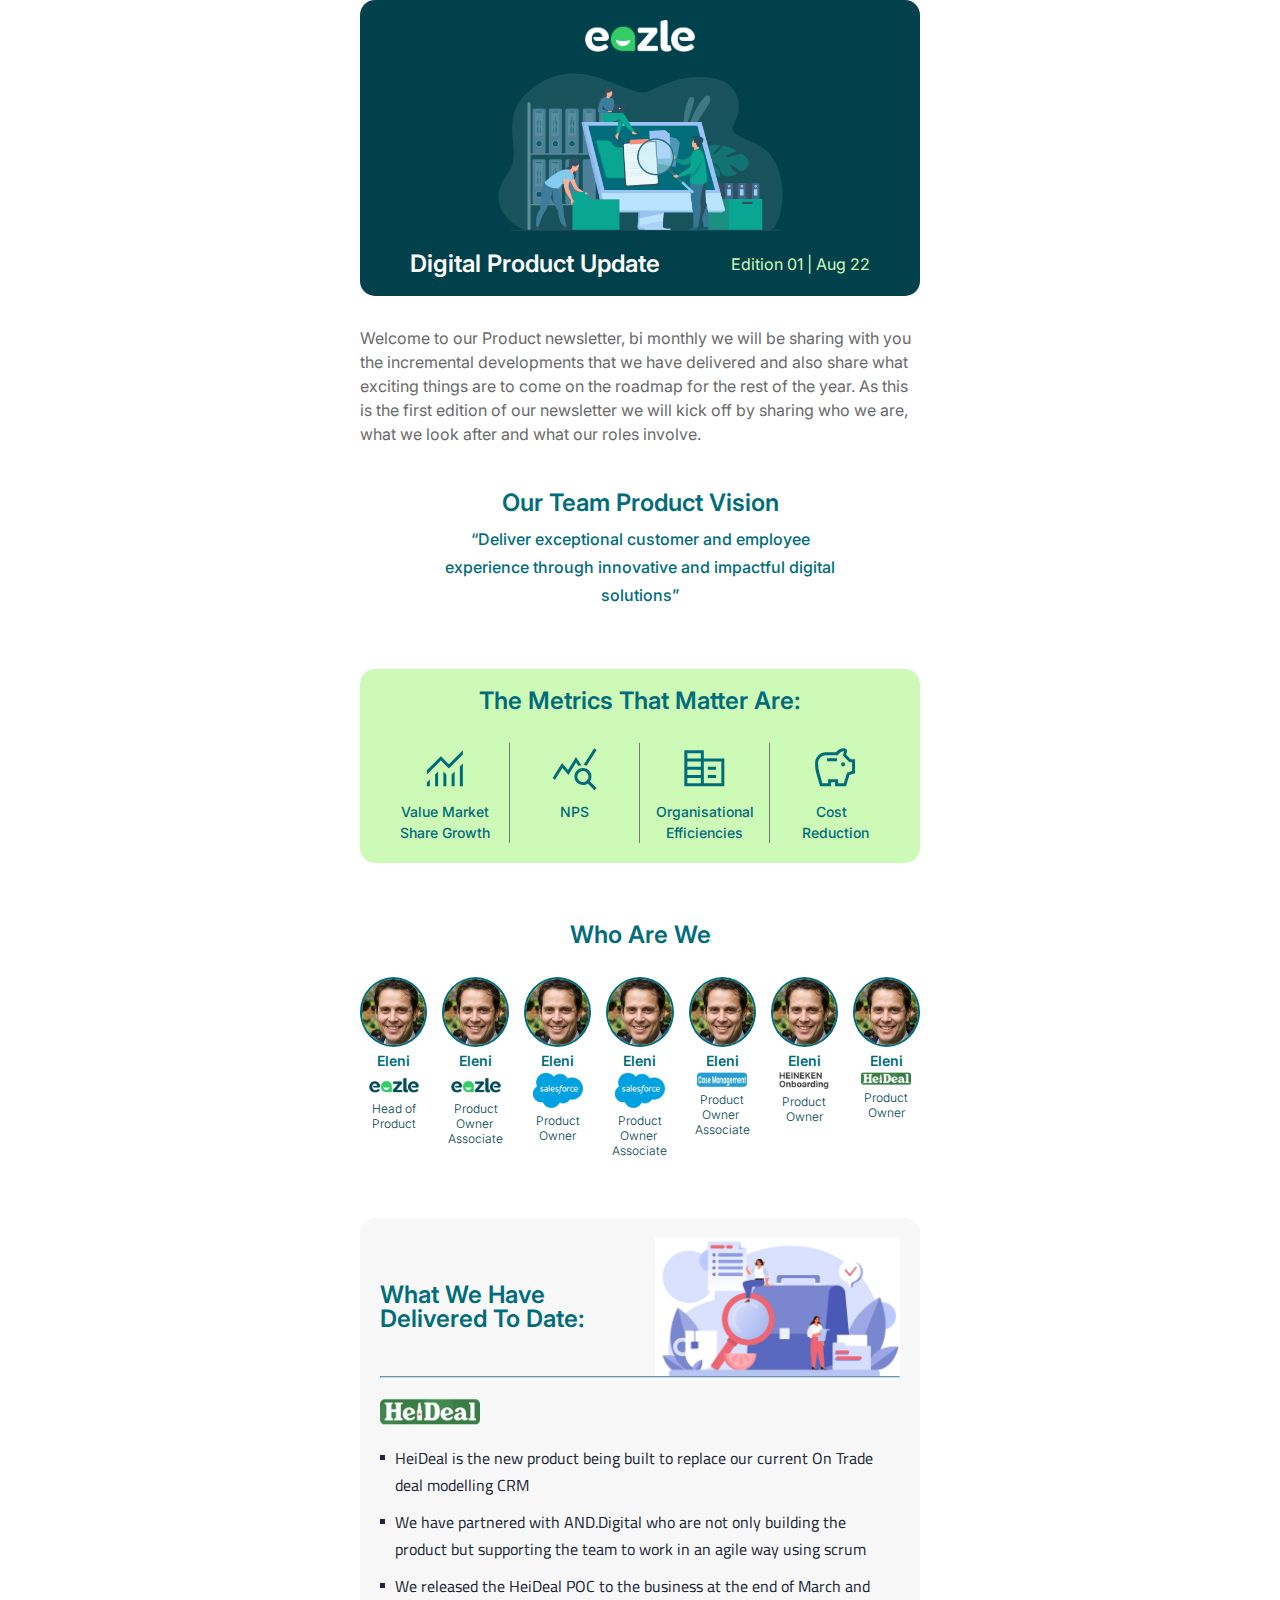
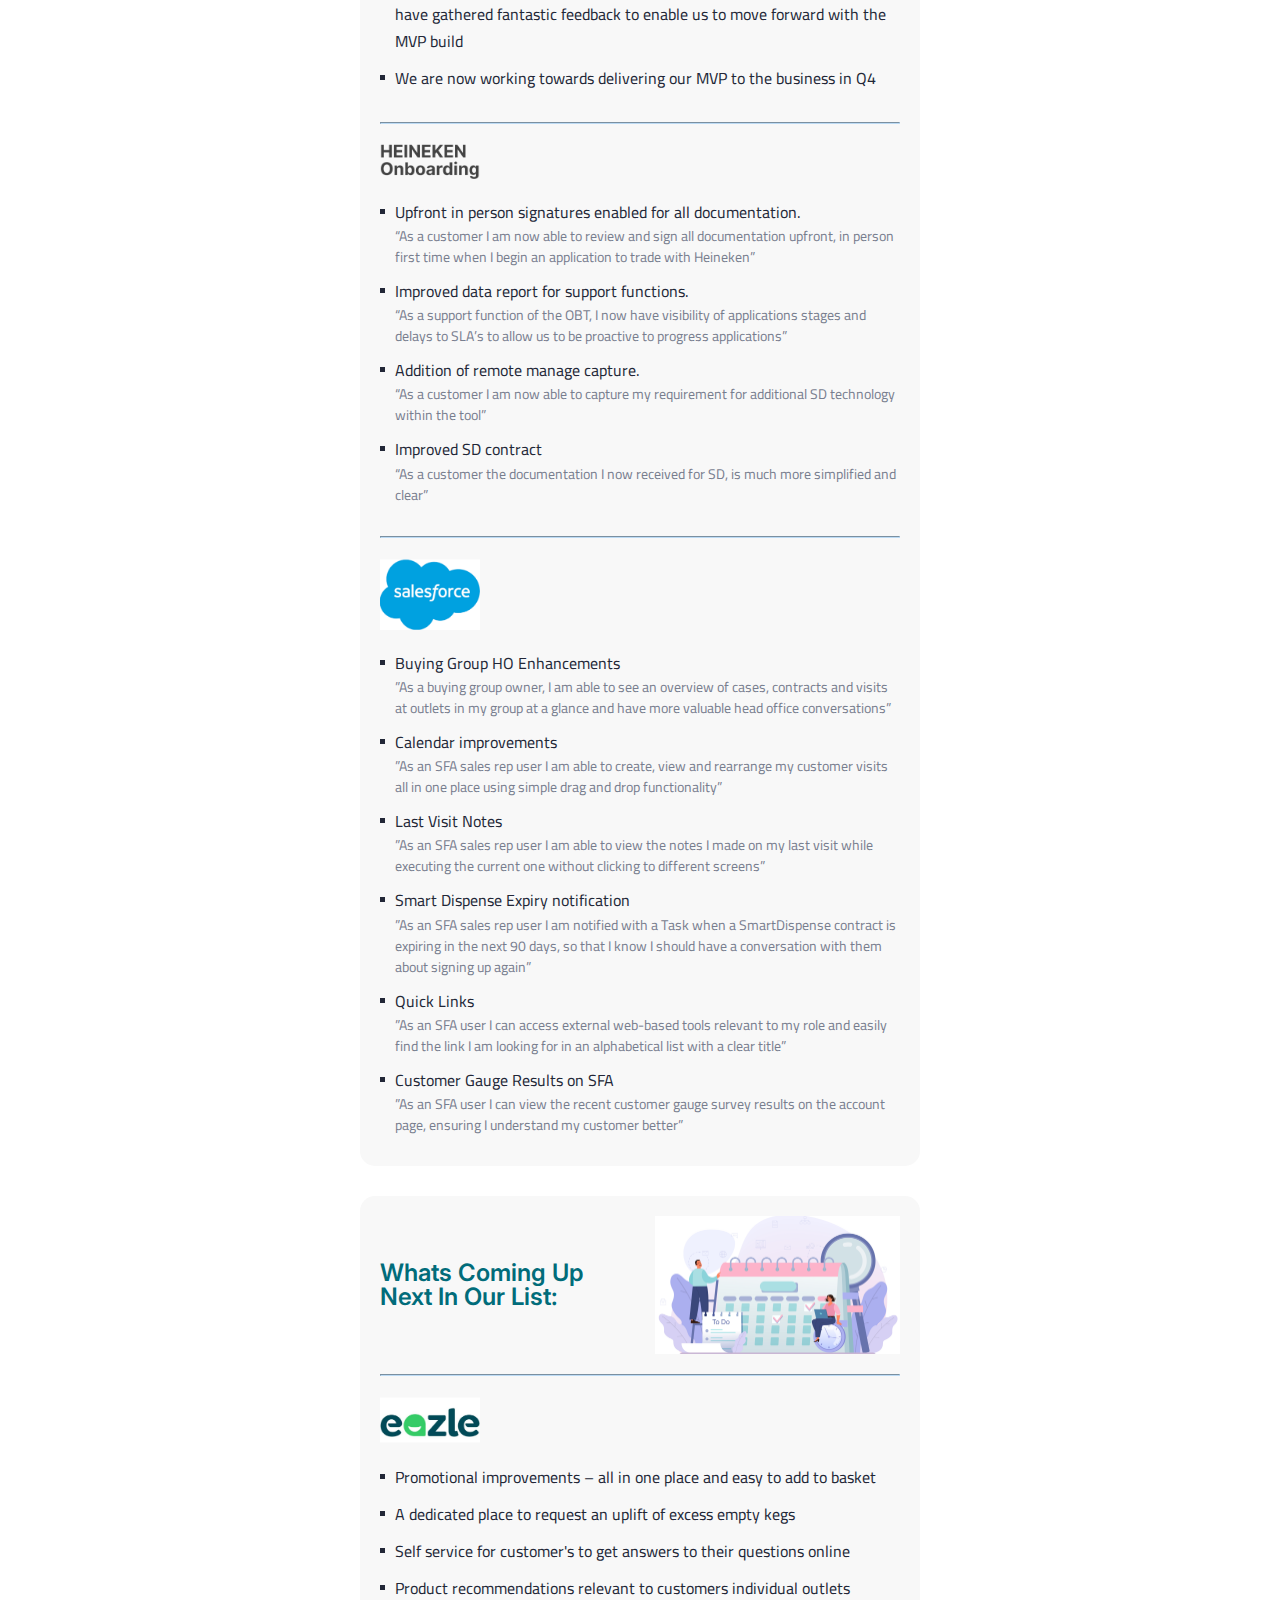
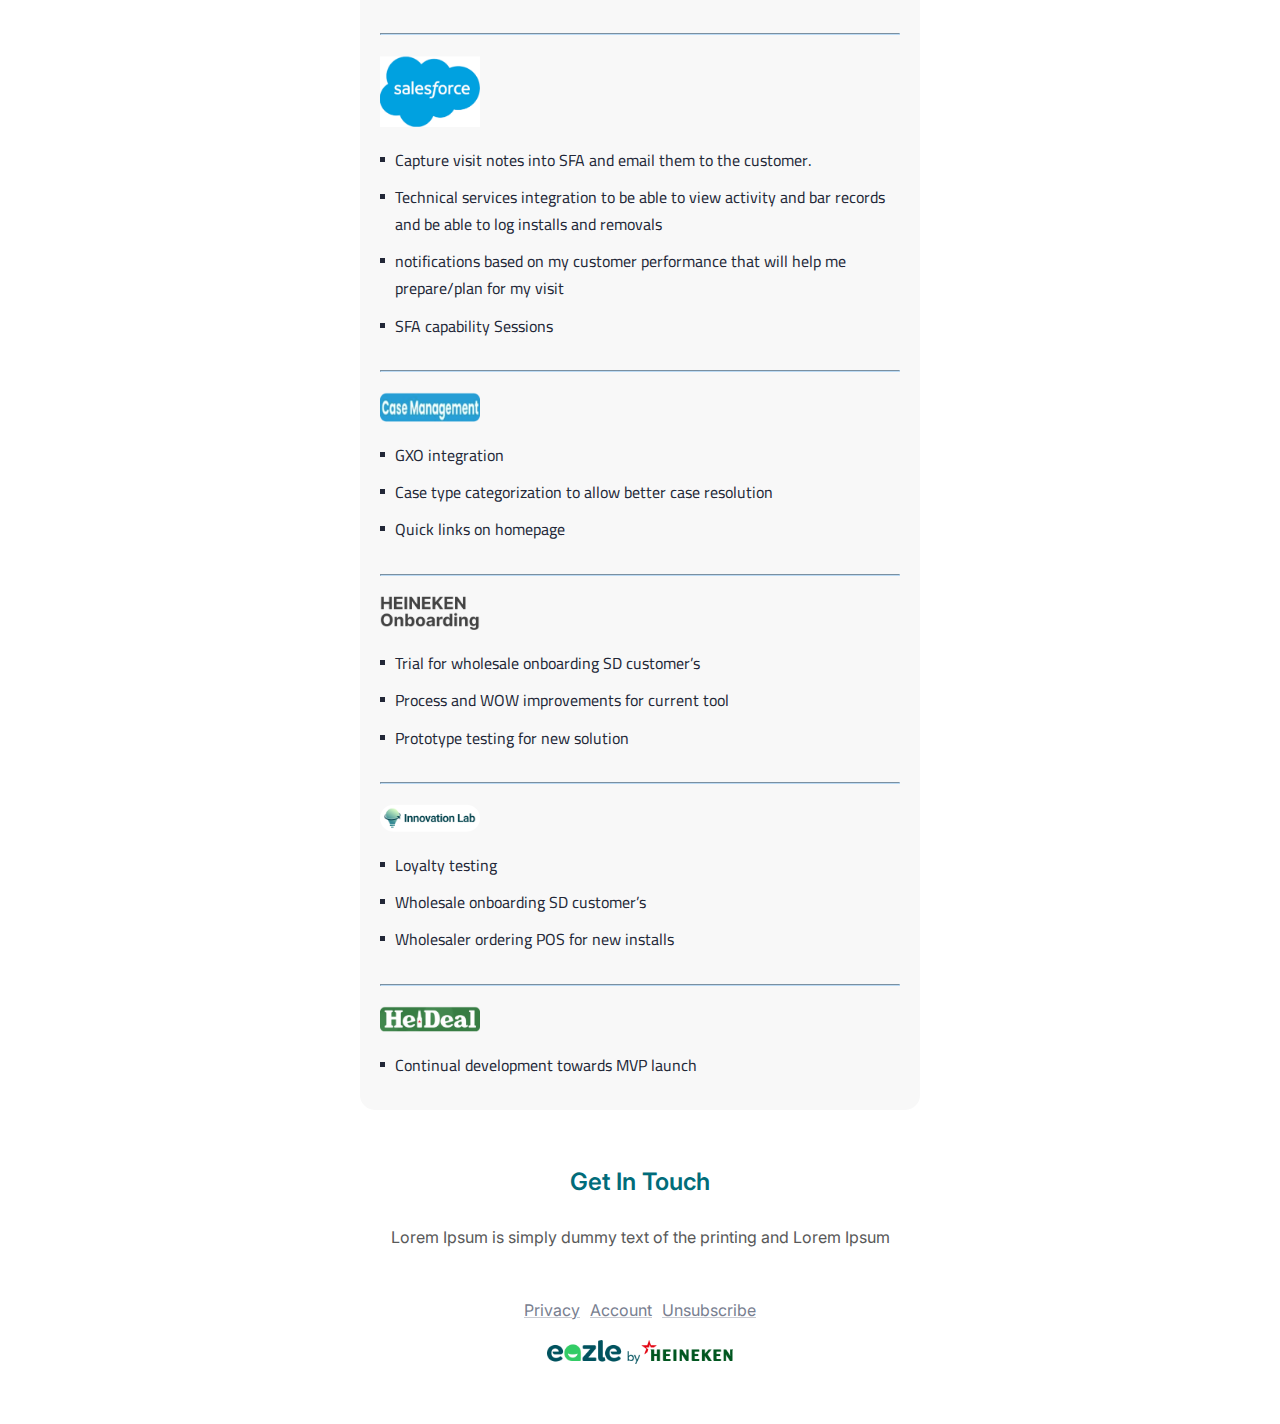
<file: index.html>
<!DOCTYPE html>
<html lang="en">
    <head>
        <meta charset="UTF-8" />
        <meta http-equiv="X-UA-Compatible" content="IE=edge" />
        <meta name="viewport" content="width=device-width, initial-scale=1.0" />
        <title>Sample</title>
        <link rel="icon" href="/src/assets/images/icons/favicon.png" />
        <!-- STYLESHEETS -->
        <link rel="stylesheet" href="/styles/index.css" />
        <!-- SCRIPTS -->
    </head>
    <body class="home-page">
        <header class="hero">
            <div class="container">
                <div class="hero-inner">
                    <img class="logo" src="/assets/images/logo.png" alt="logo" />
                    <div class="hero-background">
                        <div class="responsive-image">
                            <img src="/assets/images/background.png" alt="" />
                        </div>
                    </div>

                    <div class="wrapper">
                        <h2 class="display-2 hero-title">Digital Product Update</h2>
                        <div class="text text-success">Edition 01 | Aug 22</div>
                    </div>
                </div>

                <p class="hero-description text-1">
                    Welcome to our Product newsletter, bi monthly we will be sharing with you the incremental
                    developments that we have delivered and also share what exciting things are to come on the roadmap
                    for the rest of the year. As this is the first edition of our newsletter we will kick off by sharing
                    who we are, what we look after and what our roles involve.
                </p>
            </div>
        </header>

        <main>
            <section class="product">
                <div class="container">
                    <h2 class="display-2 product-title text-primary">Our team Product Vision</h2>
                    <div class="product-description text-description text-primary">
                        “Deliver exceptional customer and employee experience through innovative and impactful digital
                        solutions”
                    </div>

                    <div class="product-banner">
                        <h2 class="display-2 text-primary banner-title">The metrics that matter are:</h2>
                        <div class="card-group product-card-group">
                            <div class="card product-card">
                                <div class="card-icon">
                                    <svg
                                        width="49"
                                        height="49"
                                        viewBox="0 0 49 49"
                                        fill="none"
                                        xmlns="http://www.w3.org/2000/svg"
                                    >
                                        <path
                                            d="M6.86667 42.7466V38.9466L9.86667 35.9466V42.7466H6.86667ZM15.1167 42.7466V30.9466L18.1167 27.9466V42.7466H15.1167ZM23.3667 42.7466V27.9466L26.3667 30.9966V42.7466H23.3667ZM31.6167 42.7466V30.9966L34.6167 27.9966V42.7466H31.6167ZM39.8667 42.7466V22.9466L42.8667 19.9466V42.7466H39.8667ZM6.86667 30.9466V26.6966L20.8667 12.7966L28.8667 20.7966L42.8667 6.74658V10.9966L28.8667 25.0466L20.8667 17.0466L6.86667 30.9466Z"
                                            fill="#016C7A"
                                        />
                                    </svg>
                                </div>
                                <h4 class="card-title display-4 text-primary">Value Market Share Growth</h4>
                            </div>
                            <div class="card product-card">
                                <div class="card-icon">
                                    <svg
                                        width="49"
                                        height="49"
                                        viewBox="0 0 49 49"
                                        fill="none"
                                        xmlns="http://www.w3.org/2000/svg"
                                    >
                                        <path
                                            d="M5.05001 36.2966L2.60001 34.4966L12 19.4966L17.9786 26.4966L25.95 13.5966L31.4 21.6966C30.8667 21.7632 30.35 21.8716 29.85 22.0216C29.35 22.1716 28.85 22.3466 28.35 22.5466L26.1 19.0966L18.4722 31.5466L12.4 24.4966L5.05001 36.2966ZM44.45 46.7466L37.75 40.0466C37.05 40.5466 36.2917 40.9299 35.475 41.1966C34.6583 41.4632 33.8167 41.5966 32.95 41.5966C30.5889 41.5966 28.582 40.7696 26.9292 39.1157C25.2764 37.4618 24.45 35.4534 24.45 33.0907C24.45 30.7279 25.277 28.7216 26.9309 27.0716C28.5848 25.4216 30.5931 24.5966 32.9559 24.5966C35.3186 24.5966 37.325 25.423 38.975 27.0757C40.625 28.7285 41.45 30.7355 41.45 33.0966C41.45 33.9632 41.3083 34.8049 41.025 35.6216C40.7417 36.4382 40.3667 37.2207 39.9 37.969L46.6 44.5966L44.45 46.7466ZM32.943 38.5966C34.481 38.5966 35.7833 38.0656 36.85 37.0036C37.9167 35.9417 38.45 34.6417 38.45 33.1036C38.45 31.5656 37.919 30.2632 36.8571 29.1966C35.7951 28.1299 34.4951 27.5966 32.9571 27.5966C31.419 27.5966 30.1167 28.1276 29.05 29.1895C27.9833 30.2515 27.45 31.5515 27.45 33.0895C27.45 34.6276 27.981 35.9299 29.043 36.9966C30.1049 38.0632 31.4049 38.5966 32.943 38.5966ZM36.65 22.1966C36.15 21.9966 35.6333 21.8632 35.1 21.7966C34.5667 21.7299 34.0167 21.6632 33.45 21.5966L44.15 4.74658L46.6 6.54658L36.65 22.1966Z"
                                            fill="#016C7A"
                                        />
                                    </svg>
                                </div>
                                <h4 class="card-title display-4 text-primary">NPS</h4>
                            </div>
                            <div class="card product-card">
                                <div class="card-icon">
                                    <svg
                                        width="49"
                                        height="49"
                                        viewBox="0 0 49 49"
                                        fill="none"
                                        xmlns="http://www.w3.org/2000/svg"
                                    >
                                        <path
                                            d="M4.33334 42.7466V6.74658H23.8333V14.9966H44.3333V42.7466H4.33334ZM7.33334 39.7466H20.8333V34.4966H7.33334V39.7466ZM7.33334 31.4966H20.8333V26.2466H7.33334V31.4966ZM7.33334 23.2466H20.8333V17.9966H7.33334V23.2466ZM7.33334 14.9966H20.8333V9.74658H7.33334V14.9966ZM23.8333 39.7466H41.3333V17.9966H23.8333V39.7466ZM27.8333 26.2466V23.2466H36.0833V26.2466H27.8333ZM27.8333 34.4966V31.4966H36.0833V34.4966H27.8333Z"
                                            fill="#016C7A"
                                        />
                                    </svg>
                                </div>
                                <h4 class="card-title display-4 text-primary">Organisational Efficiencies</h4>
                            </div>
                            <div class="card product-card">
                                <div class="card-icon">
                                    <svg
                                        width="49"
                                        height="49"
                                        viewBox="0 0 49 49"
                                        fill="none"
                                        xmlns="http://www.w3.org/2000/svg"
                                    >
                                        <path
                                            d="M32.0667 22.7466C32.6333 22.7466 33.1083 22.5549 33.4917 22.1716C33.875 21.7882 34.0667 21.3132 34.0667 20.7466C34.0667 20.1799 33.875 19.7049 33.4917 19.3216C33.1083 18.9382 32.6333 18.7466 32.0667 18.7466C31.5 18.7466 31.025 18.9382 30.6417 19.3216C30.2583 19.7049 30.0667 20.1799 30.0667 20.7466C30.0667 21.3132 30.2583 21.7882 30.6417 22.1716C31.025 22.5549 31.5 22.7466 32.0667 22.7466ZM16.0667 17.7466H26.0667V14.7466H16.0667V17.7466ZM9.06668 42.7466C7.93335 38.9466 6.81668 35.1549 5.71668 31.3716C4.61668 27.5882 4.06668 23.7132 4.06668 19.7466C4.06668 16.6799 5.13335 14.0799 7.26668 11.9466C9.40001 9.81325 12 8.74658 15.0667 8.74658H25.0667C26.0333 7.47992 27.2083 6.49658 28.5917 5.79658C29.975 5.09658 31.4667 4.74658 33.0667 4.74658C33.9 4.74658 34.6083 5.03825 35.1917 5.62158C35.775 6.20492 36.0667 6.91325 36.0667 7.74658C36.0667 7.94658 36.0417 8.14658 35.9917 8.34658C35.9417 8.54658 35.8833 8.72992 35.8167 8.89658C35.6833 9.26325 35.5583 9.63825 35.4417 10.0216C35.325 10.4049 35.2333 10.7966 35.1667 11.1966L39.7167 15.7466H44.0667V29.6966L38.4167 31.5466L35.0667 42.7466H24.0667V38.7466H20.0667V42.7466H9.06668ZM11.3167 39.7466H17.0667V35.7466H27.0667V39.7466H32.8167L35.9667 29.2466L41.0667 27.4966V18.7466H38.4667L32.0667 12.3466C32.1 11.5132 32.2083 10.7049 32.3917 9.92158C32.575 9.13825 32.7667 8.34658 32.9667 7.54658C31.7 7.87992 30.5 8.37158 29.3667 9.02158C28.2333 9.67158 27.3667 10.5799 26.7667 11.7466H15.0667C12.8571 11.7466 10.9714 12.5275 9.40953 14.0894C7.84763 15.6513 7.06668 17.537 7.06668 19.7466C7.06668 23.1852 7.55001 26.5448 8.51668 29.8255C9.48335 33.1062 10.4167 36.4132 11.3167 39.7466Z"
                                            fill="#016C7A"
                                        />
                                    </svg>
                                </div>
                                <h4 class="card-title display-4 text-primary">Cost  reduction</h4>
                            </div>
                        </div>
                    </div>
                </div>
            </section>

            <section class="about">
                <div class="container">
                    <h2 class="display-2 about-title text-primary">Who are we</h2>
                    <div class="card-group about-card-group">
                        <div class="card about-card">
                            <div class="card-image">
                                <img src="/assets/images/team/eleni.jpg" alt="" />
                            </div>
                            <div class="card-body">
                                <h4 class="display-4 card-title text-primary">Eleni</h4>
                                <div class="card-icon">
                                    <img src="/assets/images/logo-dark.png" alt="" />
                                </div>
                                <h6 class="card-text">Head of Product</h6>
                            </div>
                        </div>

                        <div class="card about-card">
                            <div class="card-image">
                                <img src="/assets/images/team/eleni.jpg" alt="" />
                            </div>
                            <div class="card-body">
                                <h4 class="display-4 card-title text-primary">Eleni</h4>
                                <div class="card-icon">
                                    <img src="/assets/images/logo-dark.png" alt="" />
                                </div>
                                <h6 class="card-text">Product Owner Associate</h6>
                            </div>
                        </div>

                        <div class="card about-card">
                            <div class="card-image">
                                <img src="/assets/images/team/eleni.jpg" alt="" />
                            </div>
                            <div class="card-body">
                                <h4 class="display-4 card-title text-primary">Eleni</h4>
                                <div class="card-icon">
                                    <img src="/assets/images/logos/salesforce-logo.png" alt="" />
                                </div>
                                <h6 class="card-text">Product Owner</h6>
                            </div>
                        </div>

                        <div class="card about-card">
                            <div class="card-image">
                                <img src="/assets/images/team/eleni.jpg" alt="" />
                            </div>
                            <div class="card-body">
                                <h4 class="display-4 card-title text-primary">Eleni</h4>
                                <div class="card-icon">
                                    <img src="/assets/images/logos/salesforce-logo.png" alt="" />
                                </div>
                                <h6 class="card-text">Product Owner Associate</h6>
                            </div>
                        </div>

                        <div class="card about-card">
                            <div class="card-image">
                                <img src="/assets/images/team/eleni.jpg" alt="" />
                            </div>
                            <div class="card-body">
                                <h4 class="display-4 card-title text-primary">Eleni</h4>
                                <div class="card-icon">
                                    <img src="/assets/images/logos/case-managment-logo.png" alt="" />
                                </div>
                                <h6 class="card-text">Product Owner Associate</h6>
                            </div>
                        </div>

                        <div class="card about-card">
                            <div class="card-image">
                                <img src="/assets/images/team/eleni.jpg" alt="" />
                            </div>
                            <div class="card-body">
                                <h4 class="display-4 card-title text-primary">Eleni</h4>
                                <div class="card-icon">
                                    <img src="/assets/images/logos/heineken-logo.png" alt="" />
                                </div>
                                <h6 class="card-text">Product Owner</h6>
                            </div>
                        </div>

                        <div class="card about-card">
                            <div class="card-image">
                                <img src="/assets/images/team/eleni.jpg" alt="" />
                            </div>
                            <div class="card-body">
                                <h4 class="display-4 card-title text-primary">Eleni</h4>
                                <div class="card-icon">
                                    <img src="/assets/images/logos/heideal-logo.png" alt="" />
                                </div>
                                <h6 class="card-text">Product Owner</h6>
                            </div>
                        </div>
                    </div>
                </div>
            </section>

            <section class="temporary">
                <div class="container">
                    <article class="secretary">
                        <div class="wrapper">
                            <h2 class="display-2 secretary-title text-primary">What we have delivered to date:</h2>
                            <div class="responsive-image">
                                <img src="/assets/images/secretary.png" alt="" />
                            </div>
                        </div>

                        <hr />
                        <br />
                        <div class="brand">
                            <img src="/assets/images/logos/heideal-logo.png" alt="" />
                        </div>

                        <li class="text-2">
                            HeiDeal is the new product being built to replace our current On Trade deal modelling CRM
                        </li>
                        <li class="text-2">
                            We have partnered with AND.Digital who are not only building the product but supporting the
                            team to work in an agile way using scrum
                        </li>
                        <li class="text-2">
                            We released the HeiDeal POC to the business at the end of March and have gathered fantastic
                            feedback to enable us to move forward with the MVP build
                        </li>
                        <li class="text-2">We are now working towards delivering our MVP to the business in Q4</li>

                        <br />
                        <hr />
                        <br />

                        <div class="brand">
                            <img src="/assets/images/logos/heineken-logo.png" alt="" />
                        </div>
                        <li class="text-2">
                            Upfront in person signatures enabled for all documentation.
                            <p>
                                “As a customer I am now able to review and sign all documentation upfront, in person
                                first time when I begin an application to trade with Heineken”
                            </p>
                        </li>
                        <li class="text-2">
                            Improved data report for support functions.

                            <p>
                                “As a support function of the OBT, I now have visibility of applications stages and
                                delays to SLA’s to allow us to be proactive to progress applications”
                            </p>
                        </li>
                        <li class="text-2">
                            Addition of remote manage capture.
                            <p>
                                “As a customer I am now able to capture my requirement for additional SD technology
                                within the tool”
                            </p>
                        </li>
                        <li class="text-2">
                            Improved SD contract
                            <p>
                                “As a customer the documentation I now received for SD, is much more simplified and
                                clear”
                            </p>
                        </li>

                        <br />
                        <hr />
                        <br />

                        <div class="brand">
                            <img src="/assets/images/logos/salesforce-logo.png" alt="" />
                        </div>
                        <li class="text-2">
                            Buying Group HO Enhancements
                            <p>
                                ”As a buying group owner, I am able to see an overview of cases, contracts and visits at
                                outlets in my group at a glance and have more valuable head office conversations”
                            </p>
                        </li>
                        <li class="text-2">
                            Calendar improvements
                            <p>
                                ”As an SFA sales rep user I am able to create, view and rearrange my customer visits all
                                in one place using simple drag and drop functionality”​
                            </p>
                        </li>
                        <li class="text-2">
                            Last Visit Notes
                            <p>
                                ”As an SFA sales rep user I am able to view the notes I made on my last visit while
                                executing the current one without clicking to different screens”
                            </p>
                        </li>
                        <li class="text-2">
                            Smart Dispense Expiry notification
                            <p>
                                ”As an SFA sales rep user I am notified with a Task when a SmartDispense contract is
                                expiring in the next 90 days, so that I know I should have a conversation with them
                                about signing up again”
                            </p>
                        </li>
                        <li class="text-2">
                            Quick Links
                            <p>
                                ”As an SFA user I can access external web-based tools relevant to my role and easily
                                find the link I am looking for in an alphabetical list with a clear title”
                            </p>
                        </li>
                        <li class="text-2">
                            Customer Gauge Results on SFA
                            <p>
                                ”As an SFA user I can view the recent customer gauge survey results on the account page,
                                ensuring I understand my customer better”
                            </p>
                        </li>
                    </article>

                    <article class="planning">
                        <div class="wrapper">
                            <h2 class="display-2 secretary-title text-primary">Whats coming up next in our list:</h2>
                            <div class="responsive-image">
                                <img src="/assets/images/business_planning.png" alt="" />
                            </div>
                        </div>
                        <br />

                        <hr />
                        <br />
                        <div class="brand">
                            <img src="/assets/images/logo-dark.png" alt="" />
                        </div>

                        <li class="text-2">Promotional improvements – all in one place and easy to add to basket</li>
                        <li class="text-2">A dedicated place to request an uplift of excess empty kegs</li>
                        <li class="text-2">Self service for customer's to get answers to their questions online</li>
                        <li class="text-2">Product recommendations relevant to customers individual outlets</li>

                        <br />
                        <hr />
                        <br />
                        <!--  -->
                        <div class="brand">
                            <img src="/assets/images/logos/salesforce-logo.png" alt="" />
                        </div>

                        <li class="text-2">Capture visit notes into SFA and email them to the customer.</li>
                        <li class="text-2">
                            Technical services integration to be able to view activity and bar records and be able to
                            log installs and removals
                        </li>
                        <li class="text-2">
                            notifications based on my customer performance that will help me prepare/plan for my visit
                        </li>
                        <li class="text-2">SFA capability Sessions</li>

                        <br />
                        <hr />
                        <br />
                        <!--  -->
                        <div class="brand">
                            <img src="/assets/images/logos/case-managment-logo.png" alt="" />
                        </div>

                        <li class="text-2">GXO integration</li>
                        <li class="text-2">Case type categorization to allow better case resolution</li>
                        <li class="text-2">Quick links on homepage</li>

                        <br />
                        <hr />
                        <br />
                        <!--  -->
                        <div class="brand">
                            <img src="/assets/images/logos/heineken-logo.png" alt="" />
                        </div>

                        <li class="text-2">Trial for wholesale onboarding SD customer’s</li>
                        <li class="text-2">Process and WOW improvements for current tool</li>
                        <li class="text-2">Prototype testing for new solution</li>

                        <br />
                        <hr />
                        <br />
                        <!--  -->
                        <div class="brand">
                            <img src="/assets/images/logos/lab.png" alt="" />
                        </div>

                        <li class="text-2">Loyalty testing</li>
                        <li class="text-2">Wholesale onboarding SD customer’s</li>
                        <li class="text-2">Wholesaler ordering POS for new installs</li>

                        <br />
                        <hr />
                        <br />
                        <!--  -->

                        <div class="brand">
                            <img src="/assets/images/logos/heideal-logo.png" alt="" />
                        </div>

                        <li class="text-2">Continual development towards MVP launch</li>
                    </article>
                </div>
            </section>
        </main>

        <footer class="footer">
            <div class="container">
                <h2 class="display-2 footer-title text-primary">Get in touch</h2>
                <p class="footer-description">
                    Lorem Ipsum is simply dummy text of the printing and Lorem Ipsum 
                </p>

                <div class="wrapper">
                    <a href="/#/" target="_blank" class="link-secondary">Privacy</a>
                    <a href="/#/" target="_blank" class="link-secondary">Account</a>
                    <a href="/#/" target="_blank" class="link-secondary">Unsubscribe</a>
                </div>

                <img class="footer-logo" src="/assets/images/footer-logo.png" alt="">
            </div>
        </footer>
    </body>
</html>
</file>
<file: styles/index.css>
@import url("https://fonts.googleapis.com/css2?family=Inter:wght@100;200;300;400;500;600;700;800;900&family=Plus+Jakarta+Sans:wght@200;300;400;500;600;700;800&display=swap");
@import url("https://fonts.googleapis.com/css2?family=Cairo:wght@200;300;400;500;600;700;800;900;1000&family=Plus+Jakarta+Sans:wght@200;300;400;500;600;700;800&display=swap");
@import url("https://fonts.googleapis.com/css2?family=Roboto:wght@100;300;400;500;700;900&display=swap");
@font-face {
  font-family: "Poppins";
  src: url("../assets/fonts/Poppins/Poppins-BoldItalic.woff2") format("woff2"), url("../assets/fonts/Poppins/Poppins-BoldItalic.woff") format("woff");
  font-weight: bold;
  font-style: italic;
  font-display: fallback;
}
@font-face {
  font-family: "Poppins";
  src: url("../assets/fonts/Poppins/Poppins-SemiBold.woff2") format("woff2"), url("../assets/fonts/Poppins/Poppins-SemiBold.woff") format("woff");
  font-weight: 600;
  font-style: normal;
  font-display: fallback;
}
@font-face {
  font-family: "Poppins";
  src: url("../assets/fonts/Poppins/Poppins-Italic.woff2") format("woff2"), url("../assets/fonts/Poppins/Poppins-Italic.woff") format("woff");
  font-weight: normal;
  font-style: italic;
  font-display: fallback;
}
@font-face {
  font-family: "Poppins";
  src: url("../assets/fonts/Poppins/Poppins-ExtraLightItalic.woff2") format("woff2"), url("../assets/fonts/Poppins/Poppins-ExtraLightItalic.woff") format("woff");
  font-weight: 200;
  font-style: italic;
  font-display: fallback;
}
@font-face {
  font-family: "Poppins";
  src: url("../assets/fonts/Poppins/Poppins-ExtraBoldItalic.woff2") format("woff2"), url("../assets/fonts/Poppins/Poppins-ExtraBoldItalic.woff") format("woff");
  font-weight: 800;
  font-style: italic;
  font-display: fallback;
}
@font-face {
  font-family: "Poppins";
  src: url("../assets/fonts/Poppins/Poppins-ExtraLight.woff2") format("woff2"), url("../assets/fonts/Poppins/Poppins-ExtraLight.woff") format("woff");
  font-weight: 200;
  font-style: normal;
  font-display: fallback;
}
@font-face {
  font-family: "Poppins";
  src: url("../assets/fonts/Poppins/Poppins-ExtraBold.woff2") format("woff2"), url("../assets/fonts/Poppins/Poppins-ExtraBold.woff") format("woff");
  font-weight: 800;
  font-style: normal;
  font-display: fallback;
}
@font-face {
  font-family: "Poppins";
  src: url("../assets/fonts/Poppins/Poppins-MediumItalic.woff2") format("woff2"), url("../assets/fonts/Poppins/Poppins-MediumItalic.woff") format("woff");
  font-weight: 500;
  font-style: italic;
  font-display: fallback;
}
@font-face {
  font-family: "Poppins";
  src: url("../assets/fonts/Poppins/Poppins-BlackItalic.woff2") format("woff2"), url("../assets/fonts/Poppins/Poppins-BlackItalic.woff") format("woff");
  font-weight: 900;
  font-style: italic;
  font-display: fallback;
}
@font-face {
  font-family: "Poppins";
  src: url("../assets/fonts/Poppins/Poppins-Bold.woff2") format("woff2"), url("../assets/fonts/Poppins/Poppins-Bold.woff") format("woff");
  font-weight: bold;
  font-style: normal;
  font-display: fallback;
}
@font-face {
  font-family: "Poppins";
  src: url("../assets/fonts/Poppins/Poppins-Medium.woff2") format("woff2"), url("../assets/fonts/Poppins/Poppins-Medium.woff") format("woff");
  font-weight: 500;
  font-style: normal;
  font-display: fallback;
}
@font-face {
  font-family: "Poppins";
  src: url("../assets/fonts/Poppins/Poppins-Regular.woff2") format("woff2"), url("../assets/fonts/Poppins/Poppins-Regular.woff") format("woff");
  font-weight: normal;
  font-style: normal;
  font-display: fallback;
}
@font-face {
  font-family: "Poppins";
  src: url("../assets/fonts/Poppins/Poppins-SemiBoldItalic.woff2") format("woff2"), url("../assets/fonts/Poppins/Poppins-SemiBoldItalic.woff") format("woff");
  font-weight: 600;
  font-style: italic;
  font-display: fallback;
}
@font-face {
  font-family: "Poppins";
  src: url("../assets/fonts/Poppins/Poppins-Light.woff2") format("woff2"), url("../assets/fonts/Poppins/Poppins-Light.woff") format("woff");
  font-weight: 300;
  font-style: normal;
  font-display: fallback;
}
@font-face {
  font-family: "Poppins";
  src: url("../assets/fonts/Poppins/Poppins-LightItalic.woff2") format("woff2"), url("../assets/fonts/Poppins/Poppins-LightItalic.woff") format("woff");
  font-weight: 300;
  font-style: italic;
  font-display: fallback;
}
@font-face {
  font-family: "Poppins";
  src: url("../assets/fonts/Poppins/Poppins-Black.woff2") format("woff2"), url("../assets/fonts/Poppins/Poppins-Black.woff") format("woff");
  font-weight: 900;
  font-style: normal;
  font-display: fallback;
}
@font-face {
  font-family: "Poppins";
  src: url("../assets/fonts/Poppins/Poppins-Thin.woff2") format("woff2"), url("../assets/fonts/Poppins/Poppins-Thin.woff") format("woff");
  font-weight: 100;
  font-style: normal;
  font-display: fallback;
}
@font-face {
  font-family: "Poppins";
  src: url("../assets/fonts/Poppins/Poppins-ThinItalic.woff2") format("woff2"), url("../assets/fonts/Poppins/Poppins-ThinItalic.woff") format("woff");
  font-weight: 100;
  font-style: italic;
  font-display: fallback;
}
*,
*:after,
*:before {
  margin: 0;
  padding: 0;
  box-sizing: border-box;
}

::-webkit-scrollbar {
  width: 10px;
  background-color: rgba(0, 0, 0, 0.05);
}

::-webkit-scrollbar-thumb {
  background-color: rgba(0, 0, 0, 0.3);
}
::-webkit-scrollbar-thumb:hover {
  background-color: rgba(0, 0, 0, 0.2);
}
::-webkit-scrollbar-thumb:active {
  background-color: rgba(0, 0, 0, 0.3);
}

@media screen and (min-width: 2560px) {
  html {
    font-size: 21.3333333333px;
  }
}
@media screen and (min-width: 3840px) {
  html {
    font-size: 32px;
  }
}

body {
  font-family: "Inter", "Poppins", -apple-system, BlinkMacSystemFont, "Segoe UI", "Roboto", "Oxygen", "Ubuntu", "Cantarell", "Fira Sans", "Droid Sans", "Helvetica Neue", sans-serif;
  -webkit-font-smoothing: antialiased;
  -moz-osx-font-smoothing: grayscale;
}

code {
  font-family: source-code-pro, Menlo, Monaco, Consolas, "Courier New", monospace;
}

.display-1,
.display-2,
.display-3,
.display-4,
.display-5,
.display-6 {
  font-weight: 300;
  line-height: 1.2;
  text-transform: capitalize;
}

.display-1 {
  font-weight: 600;
  line-height: 24px;
  font-size: 24px;
}

.display-2 {
  font-weight: 600;
  line-height: 24px;
  font-size: 24px;
}

.display-3 {
  font-size: calc(1.525rem + 3.3vw);
}

.display-4 {
  font-size: 14px;
  font-weight: 500;
  line-height: 147.023%;
}

.display-5 {
  font-size: calc(1.425rem + 2.1vw);
}

.display-6 {
  font-size: calc(1.375rem + 1.5vw);
}

@media (min-width: 1200px) {
  .display-3 {
    font-size: 4rem;
  }
  .display-5 {
    font-size: 3rem;
  }
  .display-6 {
    font-size: 2.5rem;
  }
}
li {
  list-style: none;
  position: relative;
  padding-left: 15px;
  margin-bottom: 10px;
}
li:before {
  content: "";
  position: absolute;
  top: 10px;
  left: 0px;
  width: 5px;
  height: 5px;
  background-color: rgba(34, 39, 55,1);
}

a {
  text-decoration: none;
  color: rgba(34, 39, 55,1);
}

img {
  max-width: 100%;
}

.container,
.container-fluid {
  width: 100%;
  padding-right: 0.75rem;
  padding-left: 0.75rem;
  margin-right: auto;
  margin-left: auto;
}

@media screen and (min-width: 576px) {
  .container {
    max-width: 720px;
  }
}
@media screen and (min-width: 768px) {
  .container {
    padding-right: 80px;
    padding-left: 80px;
  }
}

@media screen and (min-width: 1600px) {
  .container-fluid {
    max-width: calc(1500px + 1.5rem);
  }
}

.border {
  border: 1px solid rgba(34, 39, 55,1);
}
.border-primary {
  border-color: rgba(1, 108, 122,1);
}

.text-primary {
  color: rgba(1, 108, 122,1) !important;
}
.text-secondary {
  color: rgba(120, 126, 143,1) !important;
}
.text-warning {
  color: rgba(237, 108, 2,1) !important;
}
.text-success {
  color: rgba(206, 250, 183,1) !important;
}
.text-danger {
  color: rgba(211, 47, 47,1) !important;
}
.text-dark {
  color: rgba(34, 39, 55,1) !important;
}
.text-light {
  color: rgba(248, 249, 250,1) !important;
}

.bg-dark {
  background-color: rgba(34, 39, 55,1);
}
.bg-light {
  background-color: rgba(248, 249, 250,1);
}
.bg-primary {
  background-color: rgba(1, 108, 122,1);
}
.bg-secondary {
  background: rgba(120, 126, 143,1);
}

.rounded-circle {
  padding: 0;
  border-radius: 50%;
  width: 3rem;
  height: 3rem;
  min-width: auto;
  position: relative;
  display: flex;
  justify-content: center;
  align-items: center;
}
.rounded-pill {
  border-radius: 50rem !important;
}

.d-none {
  display: none !important;
}
.d-block {
  display: block !important;
  width: 100%;
}
.d-flex {
  display: flex !important;
}

.badge {
  display: inline-block;
  padding: 0.35em 0.65em;
  font-size: 0.75em;
  font-weight: 700;
  line-height: 1;
  color: #fff;
  text-align: center;
  white-space: nowrap;
  vertical-align: baseline;
  border-radius: 0.25rem;
}

section {
  padding: 30px 0;
}

.responsive-image {
  position: relative;
  width: 100%;
  height: 0;
  padding-top: 100%;
}
.responsive-image img {
  position: absolute;
  top: 0;
  left: 0;
  width: 100%;
  height: 100%;
  -o-object-fit: cover;
     object-fit: cover;
}

.text-1 {
  color: rgba(120, 126, 143,1);
  font-size: 16px;
  font-weight: 400;
  color: rgba(106, 106, 106,1);
  line-height: 24px;
}
.text-2 {
  color: #222737;
  font-family: Cairo;
  font-size: 16px;
  line-height: 170%;
  font-weight: 400;
}
.text-description {
  font-size: 16px;
  font-weight: 500;
  line-height: 28px;
}

.home-page .product-title {
  text-align: center;
  margin-bottom: 10px;
}
.home-page .product-description {
  text-align: center;
  max-width: 390px;
  margin: 0 auto 60px;
}
.home-page .product-banner {
  background-color: #cefab7;
  padding: 20px 20px;
  border-radius: 15px;
  text-align: center;
}
.home-page .product .banner-title {
  margin-bottom: 30px;
}
.home-page .about-title {
  text-align: center;
  margin-bottom: 30px;
}
.home-page .temporary hr {
  border-color: #bcdbf5;
}
.home-page .temporary li p {
  font-size: 14px;
  color: rgba(120, 126, 143,1);
  line-height: 1.5;
}
.home-page .temporary article {
  background-color: #f8f8f8;
  border-radius: 15px;
  padding: 20px;
  margin-bottom: 30px;
}
.home-page .temporary article > .wrapper {
  display: grid;
  grid-gap: 30px;
  align-items: center;
}
@media screen and (min-width: 576px) {
  .home-page .temporary article > .wrapper {
    grid-template-columns: 1fr 1fr;
  }
}
.home-page .temporary article .responsive-image {
  padding-top: 56.25%;
}
.home-page .temporary .brand {
  margin-bottom: 20px;
}
.home-page .temporary .brand img {
  display: block;
  width: 100%;
  max-width: 100px;
}

.product-card-group {
  display: grid;
  grid-gap: 40px 0;
  grid-template-columns: 1fr 1fr;
}
@media screen and (min-width: 576px) {
  .product-card-group {
    grid-template-columns: 1fr 1fr 1fr 1fr;
  }
}

.product-card {
  padding: 0 15px;
}
@media screen and (min-width: 576px) {
  .product-card:not(:last-of-type) {
    border-right: 1px solid rgb(118, 118, 118);
  }
}
.product-card .card-icon {
  margin-bottom: 5px;
}
.product-card .card-icon svg {
  height: 50px;
}
.product-card .card-title {
  max-width: 100px;
  margin: 0 auto;
}

.about-card-group {
  display: grid;
  justify-content: center;
  grid-gap: 15px;
  grid-template-columns: repeat(auto-fit, minmax(65px, 1fr));
}
.about-card {
  text-align: center;
}
.about-card .card-image img {
  width: 70px;
  height: 70px;
  border-radius: 50%;
  border: 2px solid rgba(1, 108, 122,1);
}
.about-card .card-title {
  font-weight: 600;
}
.about-card .card-icon {
  margin-bottom: 5px;
}
.about-card .card-icon img {
  width: 50px;
  margin: 0 auto;
  display: block;
}
.about-card .card-text {
  font-size: 12px;
  font-weight: 300;
  color: #00414b;
  line-height: normal;
}

.hero-inner {
  padding: 20px 50px;
  background-color: rgba(0, 65, 75,1);
  border-radius: 15px;
  margin-bottom: 30px;
}
.hero-inner > .wrapper {
  display: flex;
  gap: 10px;
  justify-content: space-between;
  align-items: center;
  flex-wrap: wrap;
}
.hero .logo {
  max-width: 110px;
  display: block;
  margin: 0 auto;
  margin-bottom: 20px;
}
.hero .responsive-image {
  padding-top: 56.25%;
  margin-bottom: 20px;
}
.hero .responsive-image img {
  -o-object-fit: contain;
     object-fit: contain;
}
.hero-background {
  max-width: 285px;
  margin: 0 auto;
}
.hero-title {
  color: #fff;
}
.hero-description {
  margin-bottom: 15px;
}
.footer {
  padding-bottom: 60px;
}
.footer-title {
  text-align: center;
  margin-bottom: 30px;
}
.footer-description {
  font-size: 16px;
  font-style: normal;
  font-weight: 400;
  line-height: 26px;
  color: #595959;
  margin-bottom: 50px;
  text-align: center;
}
.footer-logo {
  max-width: 187px;
  margin: 0 auto;
  display: block;
}
.footer .container > .wrapper {
  display: flex;
  justify-content: center;
  gap: 10px;
  margin-bottom: 20px;
}

.navbar {
  padding: 50px;
}
.navbar-brand {
  color: rgba(1, 108, 122,1);
  display: inline;
}
.navbar a {
  margin: 10px;
}
.navbar a:hover {
  text-decoration: underline;
}

.link-primary, .link-secondary, .link-success, .link-warning, .link-danger, .link-dark, .link-light {
  text-decoration-line: underline;
}
.link-primary:hover, .link-secondary:hover, .link-success:hover, .link-warning:hover, .link-danger:hover, .link-dark:hover, .link-light:hover {
  text-decoration-color: inherit;
}
.link-primary[underline=hover], .link-secondary[underline=hover], .link-success[underline=hover], .link-warning[underline=hover], .link-danger[underline=hover], .link-dark[underline=hover], .link-light[underline=hover] {
  text-decoration-line: none;
}
.link-primary[underline=hover]:hover, .link-secondary[underline=hover]:hover, .link-success[underline=hover]:hover, .link-warning[underline=hover]:hover, .link-danger[underline=hover]:hover, .link-dark[underline=hover]:hover, .link-light[underline=hover]:hover {
  text-decoration-line: underline;
}
.link-primary[underline=always], .link-secondary[underline=always], .link-success[underline=always], .link-warning[underline=always], .link-danger[underline=always], .link-dark[underline=always], .link-light[underline=always] {
  text-decoration-color: inherit;
  text-decoration-color: currentColor;
}
.link-primary[underline=none], .link-secondary[underline=none], .link-success[underline=none], .link-warning[underline=none], .link-danger[underline=none], .link-dark[underline=none], .link-light[underline=none] {
  text-decoration-line: none;
}
.link-primary {
  color: rgba(1, 108, 122,1);
  text-decoration-color: rgba(1, 108, 122,0.4);
}
.link-secondary {
  color: rgba(120, 126, 143,1);
  text-decoration-color: rgba(120, 126, 143,0.4);
}
.link-success {
  color: rgba(206, 250, 183,1);
  text-decoration-color: rgba(206, 250, 183,0.4);
}
.link-warning {
  color: rgba(237, 108, 2,1);
  text-decoration-color: rgba(237, 108, 2,0.4);
}
.link-danger {
  color: rgba(211, 47, 47,1);
  text-decoration-color: rgba(211, 47, 47,0.4);
}
.link-dark {
  color: rgba(34, 39, 55,1);
  text-decoration-color: rgba(34, 39, 55,0.4);
}
.link-light {
  color: rgba(248, 249, 250,1);
  text-decoration-color: rgba(248, 249, 250,0.4);
}/*# sourceMappingURL=index.css.map */
</file>
